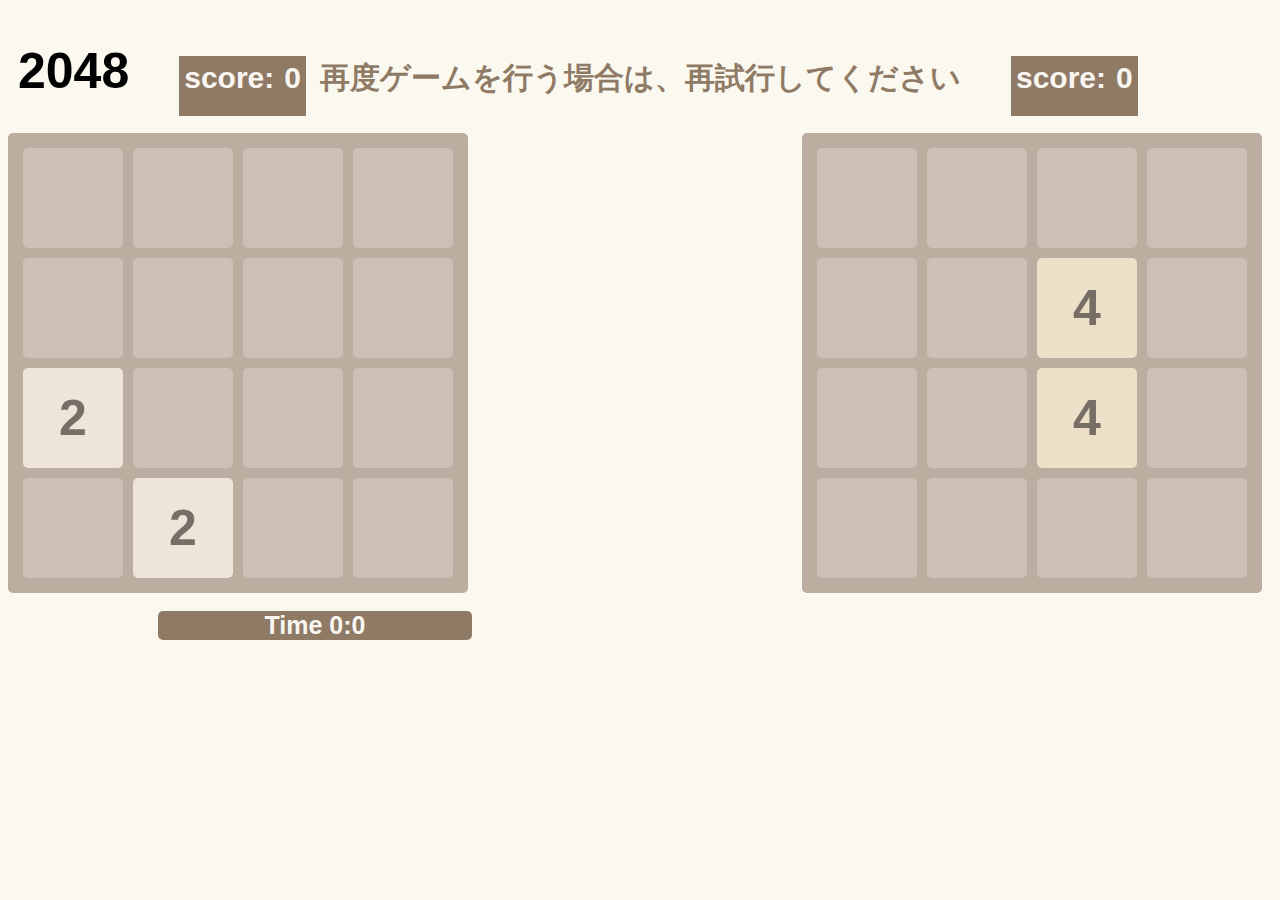
<file: index.html>
<!DOCTYPE html>
<head>
    <meta charset="utf-8">
    <title>2048がんばるぞ</title>
        <script type="text/javascript" src="2048game.ver2 .js"></script>
        <link rel="stylesheet" href=2048game2.ver2.css>
</head>
<body>
    
 <h1>2048</h1><div id=lang>score:</div><div id=score>00</div><!--<input type="button" id="NEWGAME" Value="NEWGAME"onclick="newgame();">-->
    <p href="#">再度ゲームを行う場合は、再試行してください</p><div id=lang2>score:</div><div id=score2>00</div>
    <br />
    <div id="table">
        <div id="a1"></div>
        <div id="b1"></div>
        <div id="c1"></div>
        <div id="d1"></div>
        <br>
        <div id="a2"></div>
        <div id="b2"></div>
        <div id="c2"></div>
        <div id="d2"></div>
        <br>
        <div id="a3"></div>
        <div id="b3"></div>
        <div id="c3"></div>
        <div id="d3"></div>
        <br>
        <div id="a4"></div>
        <div id="b4"></div>
        <div id="c4"></div>
        <div id="d4"></div>
        <br>
    </div>
    <div id="table2">
        <div id="a11"></div>
        <div id="b11"></div>
        <div id="c11"></div>
        <div id="d11"></div>
        <br>
        <div id="a21"></div>
        <div id="b21"></div>
        <div id="c21"></div>
        <div id="d21"></div>
        <br>
        <div id="a31"></div>
        <div id="b31"></div>
        <div id="c31"></div>
        <div id="d31"></div>
        <br>
        <div id="a41"></div>
        <div id="b41"></div>
        <div id="c41"></div>
        <div id="d41"></div>
        <br>
    </div>
    <div id="cha">0</div>
    <div id="number">Time 0:0</div>
    <div id="cha">0</div>
    <script type="text/javascript"> 
        window.onload =newgame();
        window.onload= Time();
         
　　</script>
</body>
</file>
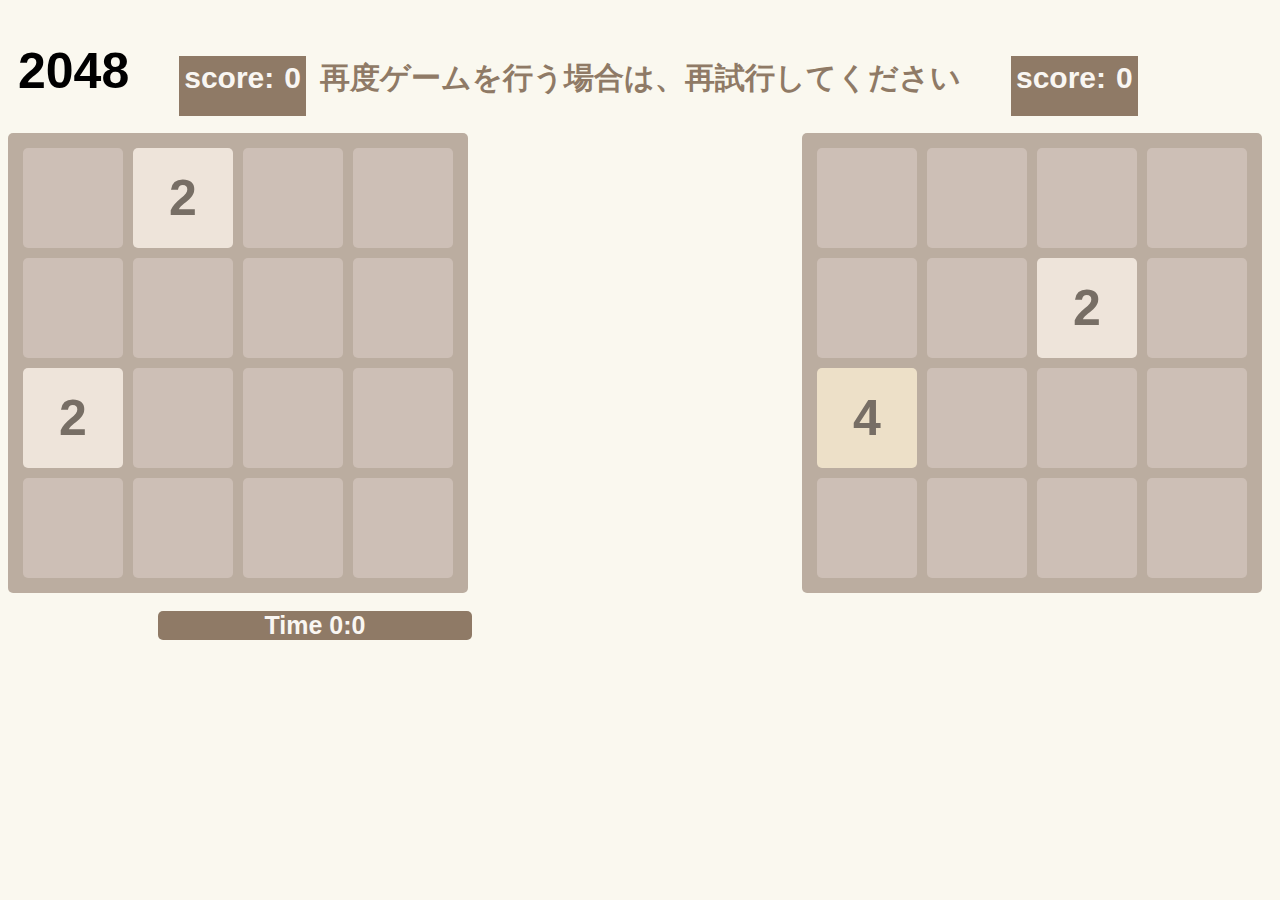
<file: 2048.ver2.html>
<!DOCTYPE html>
<head>
    <meta charset="utf-8">
    <title>2048がんばるぞ</title>
        <script type="text/javascript" src="2048game.ver2 .js"></script>
        <link rel="stylesheet" href=2048game2.ver2.css>
</head>
<body>
    
 <h1>2048</h1><div id=lang>score:</div><div id=score>00</div><!--<input type="button" id="NEWGAME" Value="NEWGAME"onclick="newgame();">-->
    <p href="#">再度ゲームを行う場合は、再試行してください</p><div id=lang2>score:</div><div id=score2>00</div>
    <br />
    <div id="table">
        <div id="a1"></div>
        <div id="b1"></div>
        <div id="c1"></div>
        <div id="d1"></div>
        <br>
        <div id="a2"></div>
        <div id="b2"></div>
        <div id="c2"></div>
        <div id="d2"></div>
        <br>
        <div id="a3"></div>
        <div id="b3"></div>
        <div id="c3"></div>
        <div id="d3"></div>
        <br>
        <div id="a4"></div>
        <div id="b4"></div>
        <div id="c4"></div>
        <div id="d4"></div>
        <br>
    </div>
    <div id="table2">
        <div id="a11"></div>
        <div id="b11"></div>
        <div id="c11"></div>
        <div id="d11"></div>
        <br>
        <div id="a21"></div>
        <div id="b21"></div>
        <div id="c21"></div>
        <div id="d21"></div>
        <br>
        <div id="a31"></div>
        <div id="b31"></div>
        <div id="c31"></div>
        <div id="d31"></div>
        <br>
        <div id="a41"></div>
        <div id="b41"></div>
        <div id="c41"></div>
        <div id="d41"></div>
        <br>
    </div>
    <div id="cha">0</div>
    <div id="number">Time 0:0</div>
    <div id="cha">0</div>
    <script type="text/javascript"> 
        window.onload =newgame();
        window.onload= Time();
         
　　</script>
</body>
</file>
